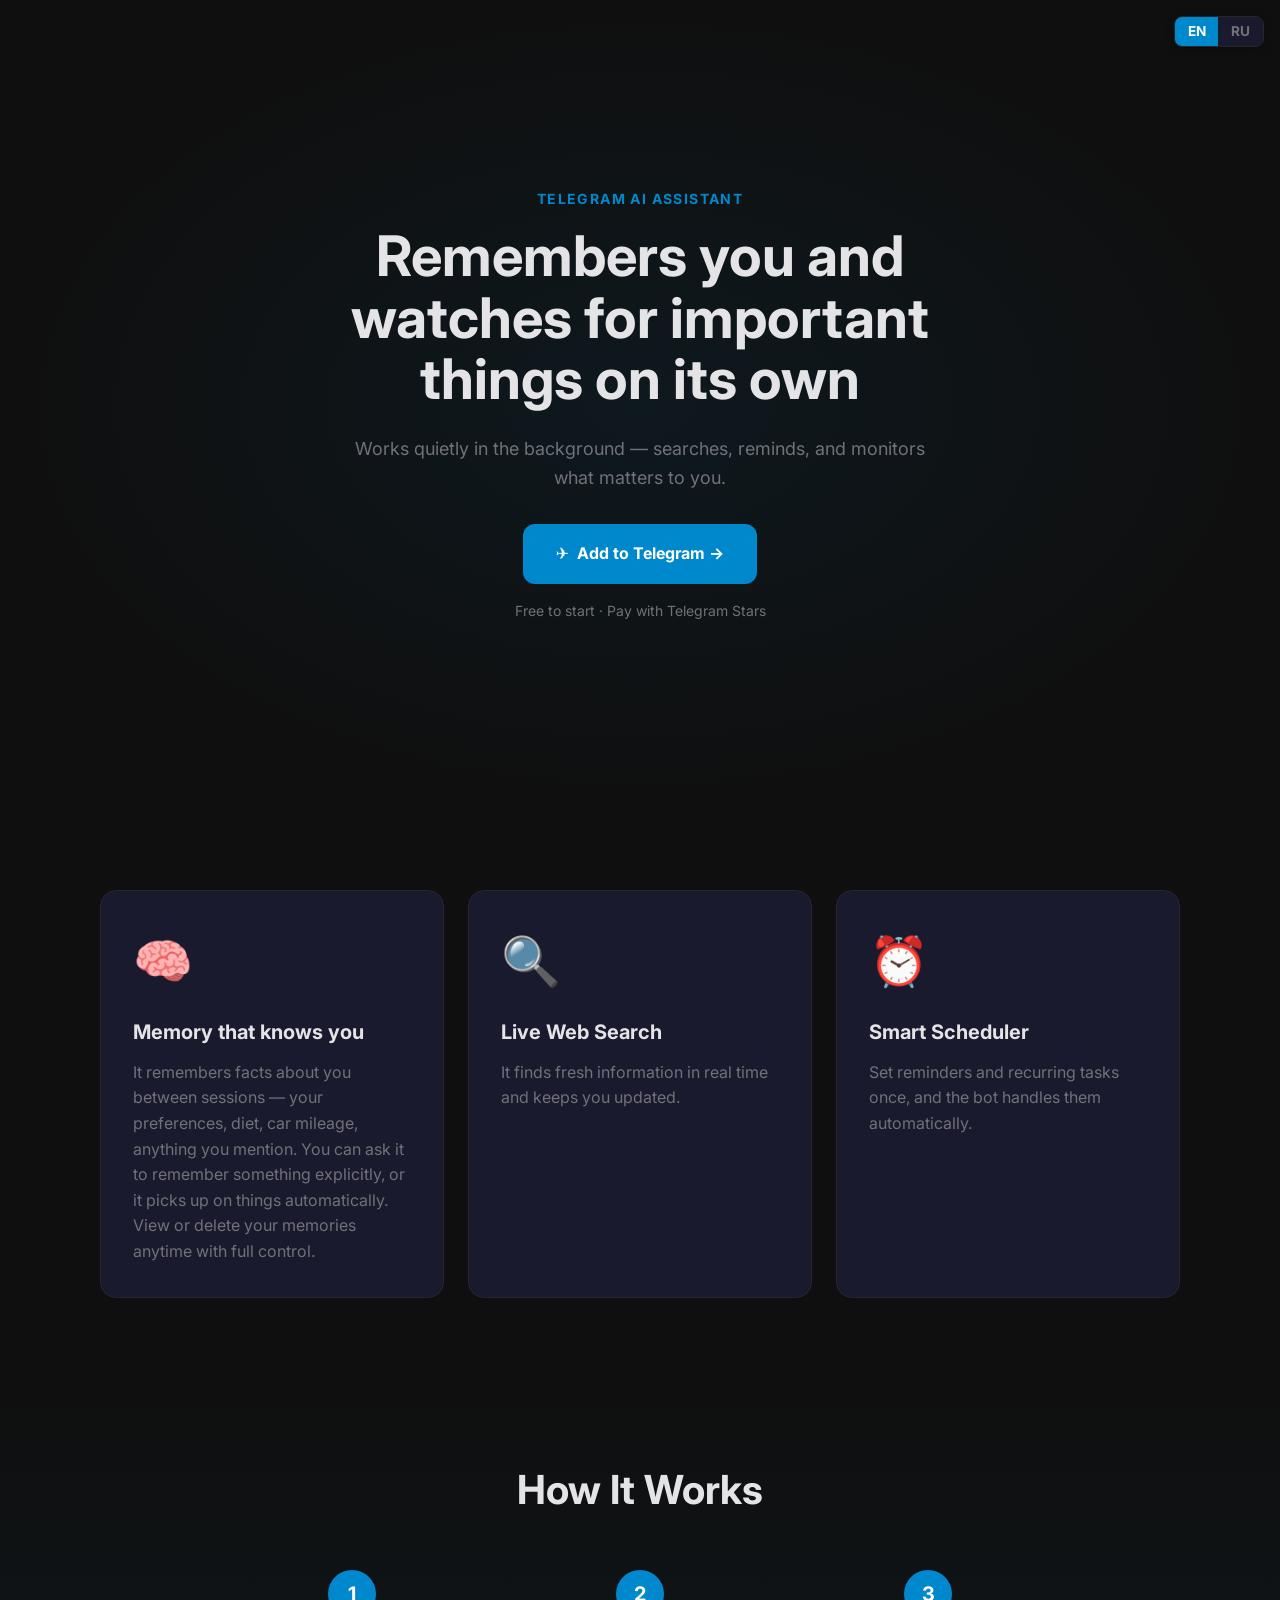
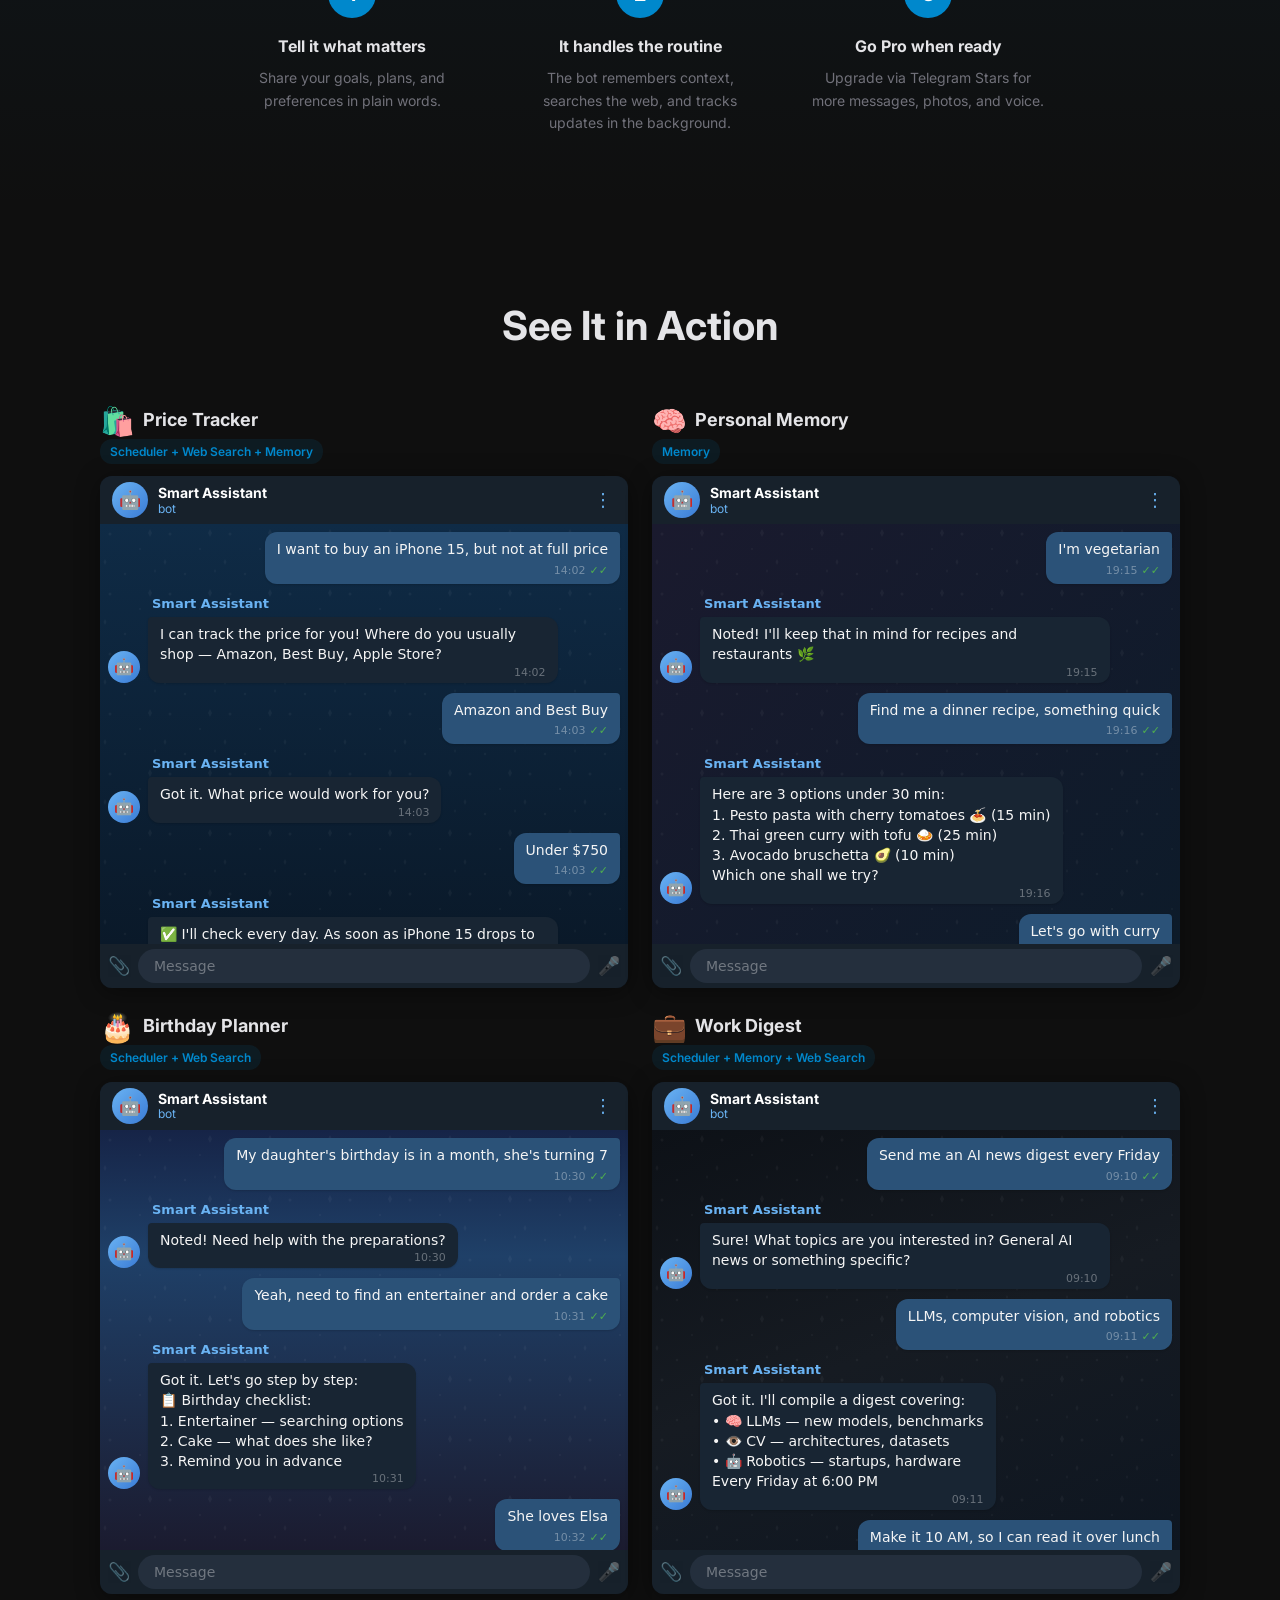
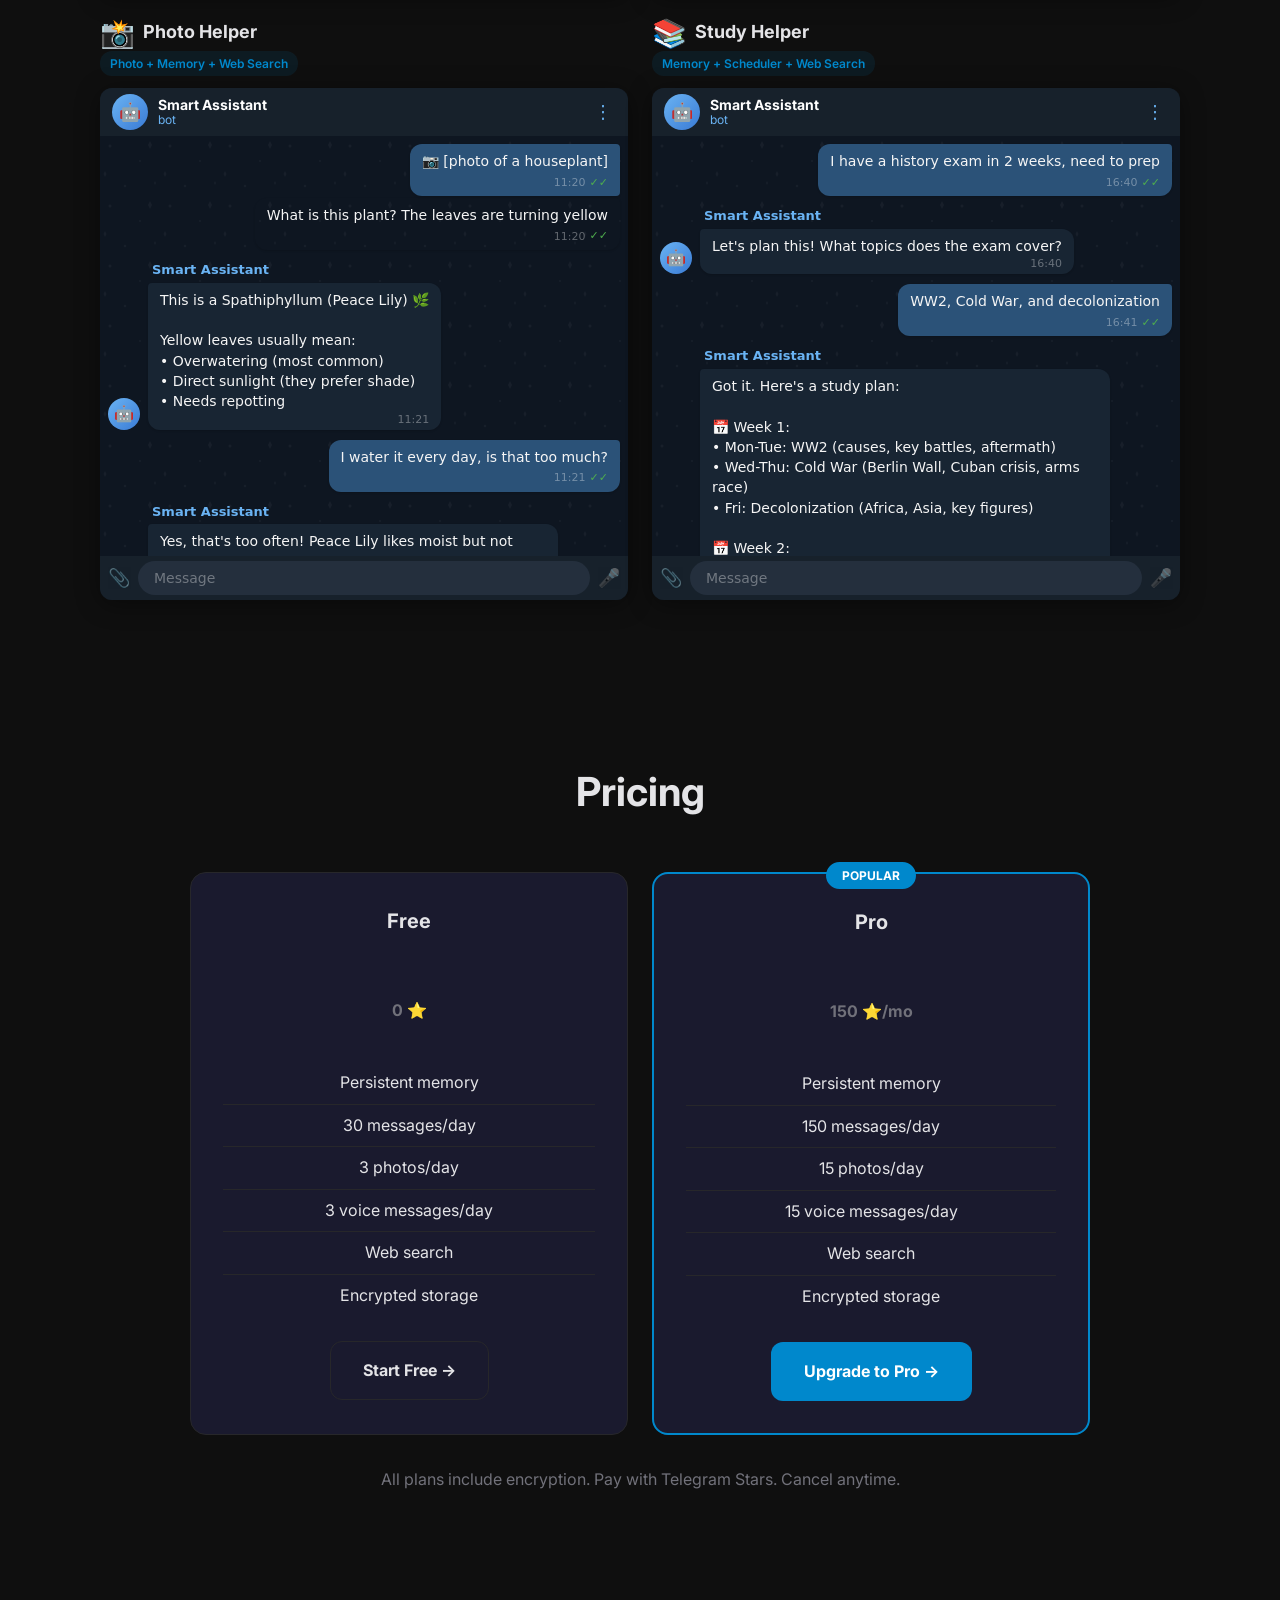
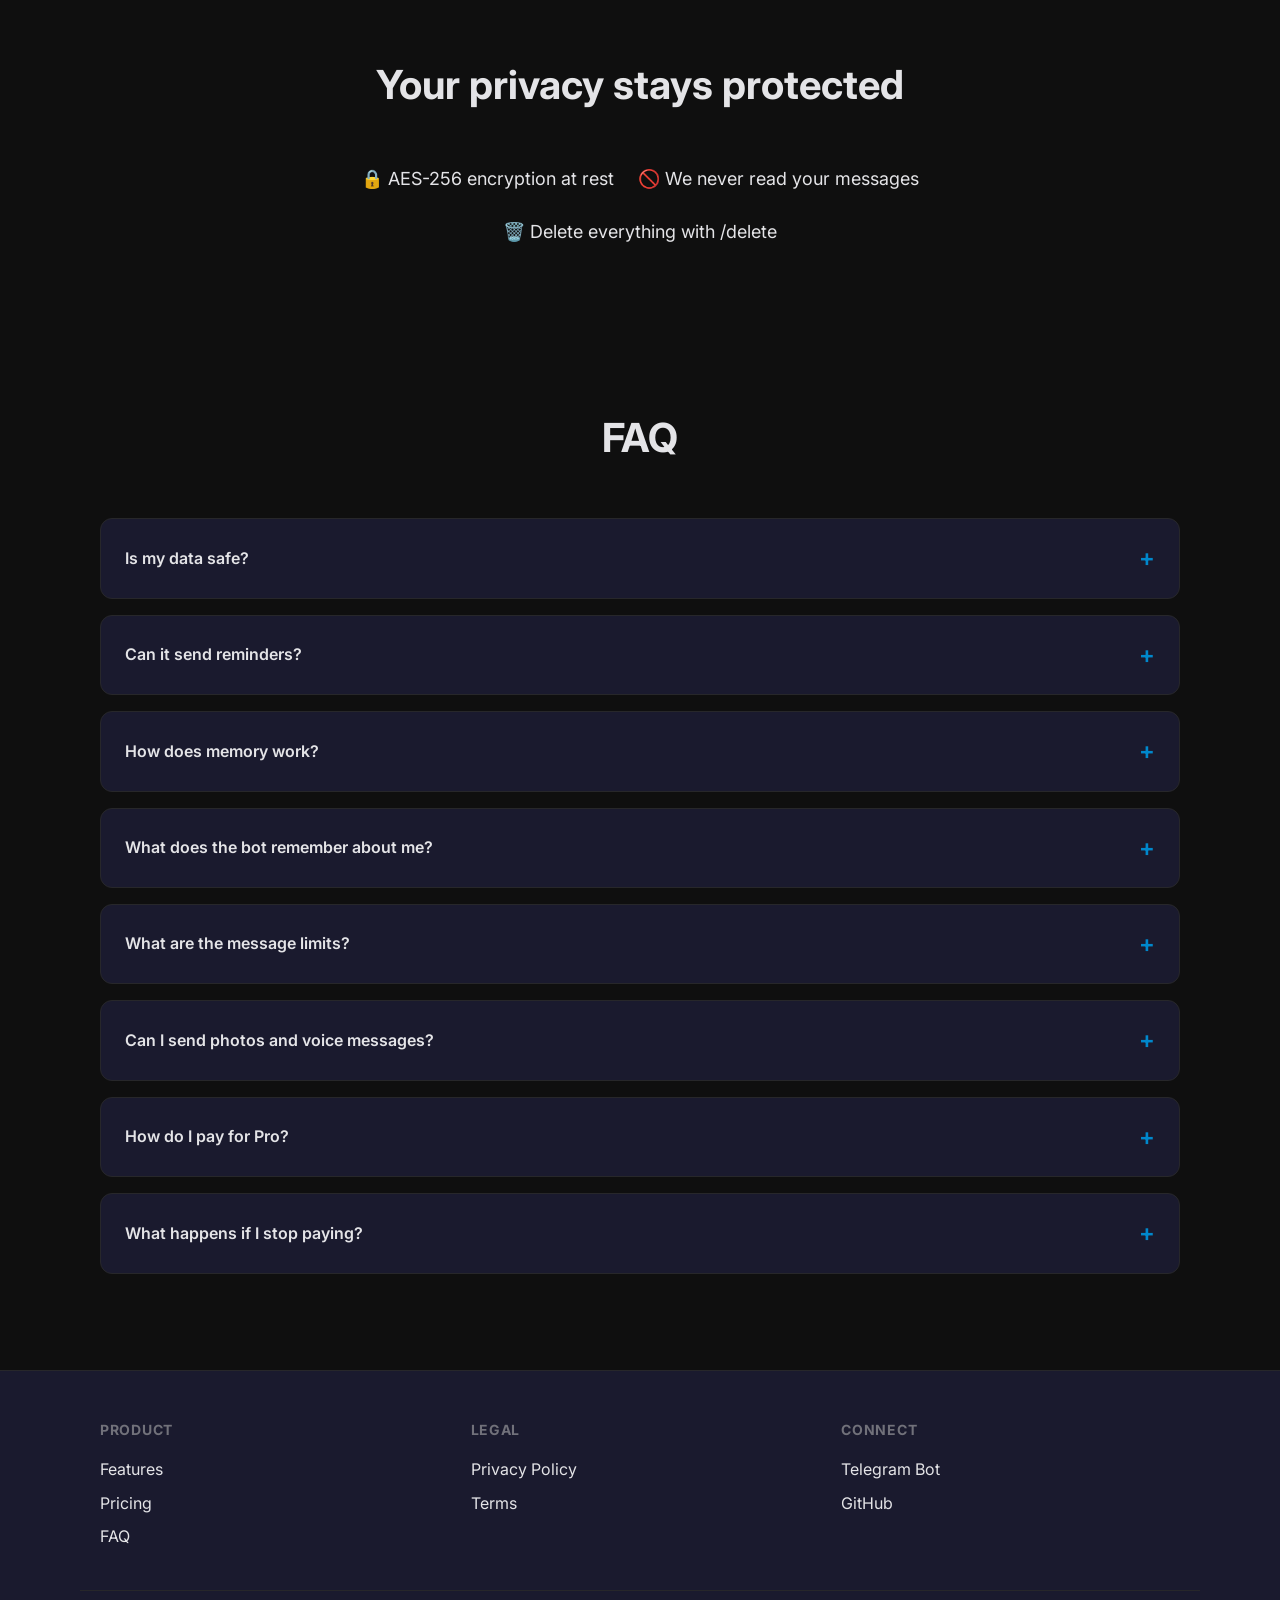
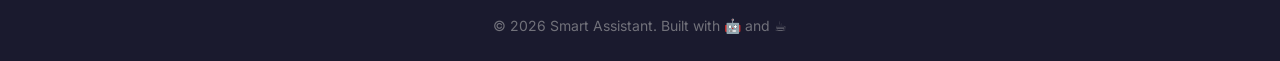
<file: index.html>
<!doctype html>
<html lang="en">
  <head>
    <meta charset="UTF-8" />
    <meta name="viewport" content="width=device-width, initial-scale=1.0" />
    <title>AI Assistant for Telegram — Remembers, Searches, Reminds</title>
    <meta name="description" content="Telegram AI bot that works in the background: remembers context, searches the web, and sends reminders." />
    <meta property="og:title" content="AI Assistant for Telegram" />
    <meta property="og:description" content="Memory + web search + scheduler in one Telegram bot." />
    <meta property="og:type" content="website" />
    <meta property="og:image" content="assets/og-image.png" />
    <meta name="twitter:card" content="summary_large_image" />
    <link rel="icon" type="image/svg+xml" href="assets/favicon.svg" />

    <link rel="preconnect" href="https://fonts.googleapis.com" />
    <link rel="preconnect" href="https://fonts.gstatic.com" crossorigin />
    <link href="https://fonts.googleapis.com/css2?family=Inter:wght@400;700&family=JetBrains+Mono:wght@400;700&display=swap" rel="stylesheet" />

    <link rel="stylesheet" href="style.css" />
    <script defer src="script.js"></script>
  </head>
  <body>
    <div class="lang-switcher" id="lang-switcher">
      <button class="lang-btn" type="button" data-lang="en">EN</button>
      <button class="lang-btn" type="button" data-lang="ru">RU</button>
    </div>

    <header class="hero" id="top">
      <div class="container hero__inner reveal">
        <p class="eyebrow" data-i18n="hero.eyebrow">Telegram AI Assistant</p>
        <h1 data-i18n="hero.h1">Your Telegram AI that actually remembers you</h1>
        <p class="hero__sub" data-i18n="hero.sub">10 days of context. Web search. End-to-end encryption. No data leaves your control.</p>
        <a class="btn btn--primary" href="https://t.me/smart_assistant_helper_bot?start=ref_landing" target="_blank" rel="noopener noreferrer">
          <span aria-hidden="true">✈️</span> <span data-i18n="hero.cta">Add to Telegram →</span>
        </a>
        <p class="hero__note" data-i18n="hero.note">Free to start · Pay with Telegram Stars</p>
      </div>
    </header>

    <section class="features" id="features">
      <div class="container">
        <div class="grid features__grid">
          <article class="card reveal">
            <div class="icon" aria-hidden="true">🧠</div>
            <h3 data-i18n="features.memory.title">Memory that knows you</h3>
            <p data-i18n="features.memory.desc">It remembers your preferences and context between conversations, so you don't repeat yourself.</p>
          </article>
          <article class="card reveal">
            <div class="icon" aria-hidden="true">🔍</div>
            <h3 data-i18n="features.search.title">Live Web Search</h3>
            <p data-i18n="features.search.desc">Find fresh information in real time with links and updates when things change.</p>
          </article>
          <article class="card reveal">
            <div class="icon" aria-hidden="true">⏰</div>
            <h3 data-i18n="features.scheduler.title">Smart Scheduler</h3>
            <p data-i18n="features.scheduler.desc">Set reminders and recurring tasks once, and the bot handles them automatically.</p>
          </article>
        </div>
      </div>
    </section>

    <section class="how" id="how">
      <div class="container">
        <h2 class="section-title reveal" data-i18n="how.title">How It Works</h2>
        <div class="steps">
          <div class="step reveal">
            <div class="step__num">1</div>
            <h4 data-i18n="how.step1.title">Start the bot</h4>
            <p data-i18n="how.step1.desc">Open Telegram, hit Start. That's it.</p>
          </div>
          <div class="step reveal">
            <div class="step__num">2</div>
            <h4 data-i18n="how.step2.title">Just talk</h4>
            <p data-i18n="how.step2.desc">Ask questions, brainstorm, search the web. It remembers context across days.</p>
          </div>
          <div class="step reveal">
            <div class="step__num">3</div>
            <h4 data-i18n="how.step3.title">Go Pro when ready</h4>
            <p data-i18n="how.step3.desc">Upgrade via Telegram Stars for more messages, photos, and voice.</p>
          </div>
        </div>
      </div>
    </section>

    <section class="examples" id="examples">
      <div class="container">
        <h2 class="section-title reveal" data-i18n="examples.title">See It in Action</h2>

        <!-- Carousel wrapper (horizontal scroll on mobile, grid on desktop) -->
        <div class="tg-carousel" id="tg-carousel">

          <!-- Card 0: Price Tracker -->
          <article class="tg-card reveal" data-dialog="0">
            <div class="tg-card__header">
              <span class="tg-card__icon" data-i18n="examples.dialog0.icon">🛍️</span>
              <h3 class="tg-card__title" data-i18n="examples.dialog0.title">Price Tracker</h3>
            </div>
            <span class="tg-card__combo" data-i18n="examples.dialog0.combo">Scheduler + Web Search + Memory</span>
            <div class="tg-window">
              <div class="tg-topbar">
                <div class="tg-topbar__avatar">🤖</div>
                <div class="tg-topbar__info">
                  <span class="tg-topbar__name">Smart Assistant</span>
                  <span class="tg-topbar__status">bot</span>
                </div>
                <div class="tg-topbar__dots">⋮</div>
              </div>
              <div class="tg-chat" data-i18n-chat="examples.dialog0.messages">
              </div>
              <div class="tg-inputbar">
                <span class="tg-inputbar__attach">📎</span>
                <div class="tg-inputbar__field" data-i18n="examples.inputPlaceholder">Message</div>
                <span class="tg-inputbar__mic">🎤</span>
              </div>
            </div>
          </article>

          <!-- Card 1: Personal Memory -->
          <article class="tg-card reveal" data-dialog="1">
            <div class="tg-card__header">
              <span class="tg-card__icon" data-i18n="examples.dialog1.icon">🧠</span>
              <h3 class="tg-card__title" data-i18n="examples.dialog1.title">Personal Memory</h3>
            </div>
            <span class="tg-card__combo" data-i18n="examples.dialog1.combo">Memory</span>
            <div class="tg-window">
              <div class="tg-topbar">
                <div class="tg-topbar__avatar">🤖</div>
                <div class="tg-topbar__info">
                  <span class="tg-topbar__name">Smart Assistant</span>
                  <span class="tg-topbar__status">bot</span>
                </div>
                <div class="tg-topbar__dots">⋮</div>
              </div>
              <div class="tg-chat" data-i18n-chat="examples.dialog1.messages">
              </div>
              <div class="tg-inputbar">
                <span class="tg-inputbar__attach">📎</span>
                <div class="tg-inputbar__field" data-i18n="examples.inputPlaceholder">Message</div>
                <span class="tg-inputbar__mic">🎤</span>
              </div>
            </div>
          </article>

          <!-- Card 2: Birthday Planner -->
          <article class="tg-card reveal" data-dialog="2">
            <div class="tg-card__header">
              <span class="tg-card__icon" data-i18n="examples.dialog2.icon">🎂</span>
              <h3 class="tg-card__title" data-i18n="examples.dialog2.title">Birthday Planner</h3>
            </div>
            <span class="tg-card__combo" data-i18n="examples.dialog2.combo">Scheduler + Web Search</span>
            <div class="tg-window">
              <div class="tg-topbar">
                <div class="tg-topbar__avatar">🤖</div>
                <div class="tg-topbar__info">
                  <span class="tg-topbar__name">Smart Assistant</span>
                  <span class="tg-topbar__status">bot</span>
                </div>
                <div class="tg-topbar__dots">⋮</div>
              </div>
              <div class="tg-chat" data-i18n-chat="examples.dialog2.messages">
              </div>
              <div class="tg-inputbar">
                <span class="tg-inputbar__attach">📎</span>
                <div class="tg-inputbar__field" data-i18n="examples.inputPlaceholder">Message</div>
                <span class="tg-inputbar__mic">🎤</span>
              </div>
            </div>
          </article>

          <!-- Card 3: Work Digest -->
          <article class="tg-card reveal" data-dialog="3">
            <div class="tg-card__header">
              <span class="tg-card__icon" data-i18n="examples.dialog3.icon">💼</span>
              <h3 class="tg-card__title" data-i18n="examples.dialog3.title">Work Digest</h3>
            </div>
            <span class="tg-card__combo" data-i18n="examples.dialog3.combo">Scheduler + Memory + Web Search</span>
            <div class="tg-window">
              <div class="tg-topbar">
                <div class="tg-topbar__avatar">🤖</div>
                <div class="tg-topbar__info">
                  <span class="tg-topbar__name">Smart Assistant</span>
                  <span class="tg-topbar__status">bot</span>
                </div>
                <div class="tg-topbar__dots">⋮</div>
              </div>
              <div class="tg-chat" data-i18n-chat="examples.dialog3.messages">
              </div>
              <div class="tg-inputbar">
                <span class="tg-inputbar__attach">📎</span>
                <div class="tg-inputbar__field" data-i18n="examples.inputPlaceholder">Message</div>
                <span class="tg-inputbar__mic">🎤</span>
              </div>
            </div>
          </article>

          <!-- Card 4: Photo Helper -->
          <article class="tg-card reveal" data-dialog="4">
            <div class="tg-card__header">
              <span class="tg-card__icon" data-i18n="examples.dialog4.icon">📸</span>
              <h3 class="tg-card__title" data-i18n="examples.dialog4.title">Photo Helper</h3>
            </div>
            <span class="tg-card__combo" data-i18n="examples.dialog4.combo">Photo + Memory + Web Search</span>
            <div class="tg-window">
              <div class="tg-topbar">
                <div class="tg-topbar__avatar">🤖</div>
                <div class="tg-topbar__info">
                  <span class="tg-topbar__name">Smart Assistant</span>
                  <span class="tg-topbar__status">bot</span>
                </div>
                <div class="tg-topbar__dots">⋮</div>
              </div>
              <div class="tg-chat" data-i18n-chat="examples.dialog4.messages">
              </div>
              <div class="tg-inputbar">
                <span class="tg-inputbar__attach">📎</span>
                <div class="tg-inputbar__field" data-i18n="examples.inputPlaceholder">Message</div>
                <span class="tg-inputbar__mic">🎤</span>
              </div>
            </div>
          </article>

          <!-- Card 5: Study Helper -->
          <article class="tg-card reveal" data-dialog="5">
            <div class="tg-card__header">
              <span class="tg-card__icon" data-i18n="examples.dialog5.icon">📚</span>
              <h3 class="tg-card__title" data-i18n="examples.dialog5.title">Study Helper</h3>
            </div>
            <span class="tg-card__combo" data-i18n="examples.dialog5.combo">Memory + Scheduler + Web Search</span>
            <div class="tg-window">
              <div class="tg-topbar">
                <div class="tg-topbar__avatar">🤖</div>
                <div class="tg-topbar__info">
                  <span class="tg-topbar__name">Smart Assistant</span>
                  <span class="tg-topbar__status">bot</span>
                </div>
                <div class="tg-topbar__dots">⋮</div>
              </div>
              <div class="tg-chat" data-i18n-chat="examples.dialog5.messages">
              </div>
              <div class="tg-inputbar">
                <span class="tg-inputbar__attach">📎</span>
                <div class="tg-inputbar__field" data-i18n="examples.inputPlaceholder">Message</div>
                <span class="tg-inputbar__mic">🎤</span>
              </div>
            </div>
          </article>

        </div><!-- /.tg-carousel -->

        <!-- Dot indicators (mobile only, managed by JS) -->
        <div class="tg-dots" id="tg-dots">
          <button class="tg-dot tg-dot--active" data-index="0" aria-label="Dialog 1"></button>
          <button class="tg-dot" data-index="1" aria-label="Dialog 2"></button>
          <button class="tg-dot" data-index="2" aria-label="Dialog 3"></button>
          <button class="tg-dot" data-index="3" aria-label="Dialog 4"></button>
          <button class="tg-dot" data-index="4" aria-label="Dialog 5"></button>
          <button class="tg-dot" data-index="5" aria-label="Dialog 6"></button>
        </div>

      </div>
    </section>

    <section class="pricing" id="pricing">
      <div class="container">
        <h2 class="section-title reveal" data-i18n="pricing.title">Pricing</h2>
        <div class="grid pricing__grid">
          <article class="card pricing__card reveal">
            <h3 data-i18n="pricing.free.name">Free</h3>
            <div class="price"><span data-i18n="pricing.free.price">0 ⭐</span><span data-i18n="pricing.free.per"></span></div>
            <ul data-i18n-list="pricing.free.features">
              <li>10-day memory</li>
              <li>30 messages/day</li>
              <li>3 photos/day</li>
              <li>3 voice messages/day</li>
              <li>Web search</li>
              <li>Encrypted storage</li>
            </ul>
            <a class="btn btn--secondary" href="https://t.me/smart_assistant_helper_bot?start=ref_landing" data-i18n="pricing.free.cta">Start Free →</a>
          </article>

          <article class="card pricing__card pricing__card--popular reveal">
            <div class="badge" data-i18n="pricing.pro.badge">Popular</div>
            <h3 data-i18n="pricing.pro.name">Pro</h3>
            <div class="price"><span data-i18n="pricing.pro.price">150 ⭐</span><span data-i18n="pricing.pro.per">/mo</span></div>
            <ul data-i18n-list="pricing.pro.features">
              <li>10-day memory</li>
              <li>150 messages/day</li>
              <li>15 photos/day</li>
              <li>15 voice messages/day</li>
              <li>Web search</li>
              <li>Encrypted storage</li>
            </ul>
            <a class="btn btn--primary" href="https://t.me/smart_assistant_helper_bot?start=ref_landing_pro" data-i18n="pricing.pro.cta">Upgrade to Pro →</a>
          </article>


        </div>
        <p class="pricing__note" data-i18n="pricing.note">All plans include encryption. Pay with Telegram Stars. Cancel anytime.</p>
      </div>
    </section>

    <section class="privacy" id="privacy">
      <div class="container">
        <h2 class="section-title reveal" data-i18n="privacy.title">Privacy isn't a feature. It's the architecture.</h2>
        <ul class="privacy__list reveal" data-i18n-list="privacy.items">
          <li>🔒 AES-256 encryption at rest</li>
          <li>🚫 We never read your messages</li>
          <li>🗑️ Delete everything with /delete</li>
        </ul>
      </div>
    </section>

    <section class="faq" id="faq">
      <div class="container">
        <h2 class="section-title reveal" data-i18n="faq.title">FAQ</h2>
        <div data-i18n-faq="faq.items"></div>
      </div>
    </section>

    <footer class="footer">
      <div class="container footer__grid">
        <div>
          <h4 data-i18n="footer.product">Product</h4>
          <ul>
            <li><a href="#features" data-i18n="footer.features">Features</a></li>
            <li><a href="#pricing" data-i18n="footer.pricing">Pricing</a></li>
            <li><a href="#faq" data-i18n="footer.faq">FAQ</a></li>
          </ul>
        </div>
        <div>
          <h4 data-i18n="footer.legal">Legal</h4>
          <ul>
            <li><a href="#" data-i18n="footer.privacy">Privacy Policy</a></li>
            <li><a href="#" data-i18n="footer.terms">Terms</a></li>
          </ul>
        </div>
        <div>
          <h4 data-i18n="footer.connect">Connect</h4>
          <ul>
            <li><a href="https://t.me/smart_assistant_helper_bot" target="_blank" data-i18n="footer.telegram">Telegram Bot</a></li>
            <li><a href="https://github.com/drguamok/telegram-ai-bot" target="_blank" data-i18n="footer.github">GitHub</a></li>
          </ul>
        </div>
      </div>
      <div class="container footer__copy">
        <p data-i18n="footer.copy">© 2026 Smart Assistant. Built with 🤖 and ☕</p>
      </div>
    </footer>
  </body>
</html>
</file>
<file: style.css>
:root {
  --bg: #0f0f0f;
  --surface: #1a1a2e;
  --primary: #0088cc;
  --primary-hover: #00aaff;
  --accent: #a855f7;
  --text: #e4e4e7;
  --text-muted: #71717a;
  --border: #27272a;
  --success: #22c55e;
}

* {
  box-sizing: border-box;
  margin: 0;
  padding: 0;
}

html {
  scroll-behavior: smooth;
}

body {
  font-family: 'Inter', system-ui, -apple-system, sans-serif;
  background: var(--bg);
  color: var(--text);
  line-height: 1.6;
  font-size: 16px;
}

/* Language Switcher */
.lang-switcher {
  position: fixed;
  top: 1rem;
  right: 1rem;
  z-index: 1000;
  display: flex;
  border-radius: 8px;
  overflow: hidden;
  box-shadow: 0 2px 8px rgba(0, 0, 0, 0.25);
  border: 1px solid var(--border);
}

.lang-btn {
  padding: 0.4rem 0.8rem;
  border: none;
  background: var(--surface);
  color: var(--text-muted);
  cursor: pointer;
  font-size: 0.85rem;
  font-weight: 700;
  font-family: 'Inter', sans-serif;
  transition: background 0.2s, color 0.2s;
}

.lang-btn:hover {
  color: var(--text);
}

.lang-btn--active {
  background: var(--primary);
  color: #fff;
}

.container {
  max-width: 1120px;
  margin: 0 auto;
  padding: 0 20px;
}

/* Hero */
.hero {
  min-height: 90vh;
  display: flex;
  align-items: center;
  justify-content: center;
  text-align: center;
  background: radial-gradient(ellipse at center, rgba(0,136,204,0.08) 0%, transparent 70%);
  padding: 80px 0;
}

.hero__inner {
  max-width: 640px;
}

.eyebrow {
  color: var(--primary);
  font-size: 14px;
  font-weight: 700;
  text-transform: uppercase;
  letter-spacing: 0.1em;
  margin-bottom: 16px;
}

h1 {
  font-size: clamp(32px, 6vw, 56px);
  font-weight: 700;
  line-height: 1.1;
  margin-bottom: 24px;
}

.hero__sub {
  font-size: 18px;
  color: var(--text-muted);
  margin-bottom: 32px;
}

.hero__note {
  margin-top: 16px;
  font-size: 14px;
  color: var(--text-muted);
}

/* Buttons */
.btn {
  display: inline-flex;
  align-items: center;
  gap: 8px;
  padding: 16px 32px;
  border-radius: 12px;
  font-weight: 700;
  text-decoration: none;
  transition: all 0.2s;
  border: 1px solid transparent;
}

.btn--primary {
  background: var(--primary);
  color: white;
}

.btn--primary:hover {
  background: var(--primary-hover);
  transform: translateY(-2px);
}

.btn--secondary {
  background: transparent;
  border-color: var(--border);
  color: var(--text);
}

.btn--secondary:hover {
  border-color: var(--primary);
  color: var(--primary);
}

/* Sections */
section {
  padding: 80px 0;
}

.section-title {
  text-align: center;
  font-size: clamp(28px, 4vw, 40px);
  margin-bottom: 48px;
}

/* Grid */
.grid {
  display: grid;
  gap: 24px;
}

.features__grid {
  grid-template-columns: repeat(auto-fit, minmax(260px, 1fr));
}

/* Cards */
.card {
  background: var(--surface);
  border: 1px solid var(--border);
  border-radius: 16px;
  padding: 32px;
  transition: transform 0.2s, border-color 0.2s;
}

.card:hover {
  transform: translateY(-4px);
  border-color: var(--primary);
}

.card .icon {
  font-size: 48px;
  margin-bottom: 16px;
}

.card h3 {
  font-size: 20px;
  margin-bottom: 12px;
}

.card p {
  color: var(--text-muted);
}

/* Pricing */
.pricing__grid {
  grid-template-columns: repeat(auto-fit, minmax(280px, 1fr));
  max-width: 700px;
  margin-inline: auto;
  max-width: 900px;
  margin: 0 auto;
}

.pricing__card {
  position: relative;
  text-align: center;
}

.pricing__card--popular {
  border-color: var(--primary);
  border-width: 2px;
}

.badge {
  position: absolute;
  top: -12px;
  left: 50%;
  transform: translateX(-50%);
  background: var(--primary);
  color: white;
  padding: 4px 16px;
  border-radius: 20px;
  font-size: 12px;
  font-weight: 700;
  text-transform: uppercase;
}

.price {
  font-size: 48px;
  font-weight: 700;
  margin: 24px 0;
}

.price span {
  font-size: 16px;
  color: var(--text-muted);
}

.pricing__card ul {
  list-style: none;
  margin-bottom: 24px;
}

.pricing__card li {
  padding: 8px 0;
  border-bottom: 1px solid var(--border);
}

.pricing__card li:last-child {
  border-bottom: none;
}

.pricing__note {
  text-align: center;
  margin-top: 32px;
  color: var(--text-muted);
}

/* How it works */
.how {
  background: linear-gradient(180deg, transparent 0%, rgba(0,136,204,0.03) 50%, transparent 100%);
}

.steps {
  display: flex;
  justify-content: center;
  gap: 48px;
  flex-wrap: wrap;
}

.step {
  text-align: center;
  max-width: 240px;
}

.step__num {
  width: 48px;
  height: 48px;
  border-radius: 50%;
  background: var(--primary);
  color: white;
  display: flex;
  align-items: center;
  justify-content: center;
  font-weight: 700;
  font-size: 20px;
  margin: 0 auto 16px;
}

.step h4 {
  margin-bottom: 8px;
}

.step p {
  color: var(--text-muted);
  font-size: 14px;
}

/* Privacy */
.privacy {
  text-align: center;
}

.privacy__list {
  list-style: none;
  display: flex;
  flex-wrap: wrap;
  justify-content: center;
  gap: 24px;
  max-width: 600px;
  margin: 0 auto;
}

.privacy__list li {
  font-size: 18px;
}

/* FAQ */
.faq__item {
  background: var(--surface);
  border: 1px solid var(--border);
  border-radius: 12px;
  margin-bottom: 16px;
  overflow: hidden;
}

.faq__item summary {
  padding: 20px 24px;
  cursor: pointer;
  font-weight: 600;
  list-style: none;
  display: flex;
  justify-content: space-between;
  align-items: center;
}

.faq__item summary::after {
  content: '+';
  font-size: 24px;
  color: var(--primary);
  transition: transform 0.2s;
}

.faq__item[open] summary::after {
  content: '−';
}

.faq__item p {
  padding: 0 24px 20px;
  color: var(--text-muted);
}

/* ==============================
   Telegram Chat Cards + Carousel
   ============================== */

/* --- Carousel container --- */
.tg-carousel {
  display: grid;
  grid-template-columns: repeat(2, 1fr);
  gap: 24px;
}

/* --- Card wrapper --- */
.tg-card {
  display: flex;
  flex-direction: column;
  background: transparent;
  border: none;
  padding: 0;
}

.tg-card:hover {
  transform: none;
}

.tg-card__header {
  display: flex;
  align-items: center;
  gap: 8px;
  margin-bottom: 4px;
}

.tg-card__icon {
  font-size: 28px;
  line-height: 1;
}

.tg-card__title {
  font-size: 18px;
  font-weight: 700;
  color: var(--text);
}

.tg-card__combo {
  display: inline-block;
  font-size: 12px;
  font-weight: 600;
  color: var(--primary);
  background: rgba(0, 136, 204, 0.1);
  padding: 3px 10px;
  border-radius: 12px;
  margin-bottom: 12px;
  width: fit-content;
}

/* --- Telegram window frame --- */
.tg-window {
  background: #0e1621;
  border-radius: 12px;
  overflow: hidden;
  box-shadow: 0 4px 24px rgba(0, 0, 0, 0.4);
  display: flex;
  flex-direction: column;
  flex: 1;
}

/* --- Top bar --- */
.tg-topbar {
  height: 48px;
  padding: 0 12px;
  background: #17212b;
  display: flex;
  align-items: center;
  gap: 10px;
  flex-shrink: 0;
}

.tg-topbar__avatar {
  width: 36px;
  height: 36px;
  border-radius: 50%;
  background: linear-gradient(135deg, #6ab3f3 0%, #3a7bd5 100%);
  display: flex;
  align-items: center;
  justify-content: center;
  font-size: 18px;
  flex-shrink: 0;
}

.tg-topbar__info {
  display: flex;
  flex-direction: column;
  flex: 1;
  min-width: 0;
}

.tg-topbar__name {
  font-size: 14px;
  font-weight: 700;
  color: #fff;
  line-height: 1.2;
}

.tg-topbar__status {
  font-size: 12px;
  color: #6ab3f3;
  line-height: 1.2;
}

.tg-topbar__dots {
  color: #6ab3f3;
  font-size: 18px;
  cursor: default;
  padding: 4px;
}

/* --- Chat area --- */
.tg-chat {
  flex: 1;
  max-height: 420px;
  overflow-y: auto;
  padding: 8px;
  display: flex;
  flex-direction: column;
  gap: 0;
  font-family: system-ui, -apple-system, 'Segoe UI', Roboto, sans-serif;
  position: relative;
}

/* Per-card gradient backgrounds via nth-child */
.tg-card:nth-child(1) .tg-chat {
  background: linear-gradient(180deg, #0f2b46 0%, #0a1929 100%);
}
.tg-card:nth-child(2) .tg-chat {
  background: linear-gradient(135deg, #1a1a2e 0%, #0d1b2a 100%);
}
.tg-card:nth-child(3) .tg-chat {
  background: linear-gradient(180deg, #162447 0%, #1f4068 30%, #1b1b2f 100%);
}
.tg-card:nth-child(4) .tg-chat {
  background: linear-gradient(160deg, #0d1117 0%, #161b22 50%, #0e1621 100%);
}

/* SVG pattern overlay on chat backgrounds */
.tg-chat::before {
  content: '';
  position: absolute;
  inset: 0;
  pointer-events: none;
  opacity: 0.04;
  background-image: url("data:image/svg+xml,%3Csvg width='60' height='60' viewBox='0 0 60 60' xmlns='http://www.w3.org/2000/svg'%3E%3Cg fill='%23ffffff' fill-opacity='1'%3E%3Ccircle cx='10' cy='10' r='1.5'/%3E%3Ccircle cx='40' cy='25' r='1'/%3E%3Ccircle cx='25' cy='50' r='1.2'/%3E%3Cpath d='M50 5l2 4-2 4-2-4z'/%3E%3Cpath d='M5 35l1.5 3-1.5 3-1.5-3z'/%3E%3Cpath d='M55 45l1 2-1 2-1-2z'/%3E%3C/g%3E%3C/svg%3E");
  background-size: 60px 60px;
}

/* Custom scrollbar */
.tg-chat::-webkit-scrollbar {
  width: 4px;
}

.tg-chat::-webkit-scrollbar-track {
  background: transparent;
}

.tg-chat::-webkit-scrollbar-thumb {
  background: rgba(255, 255, 255, 0.15);
  border-radius: 2px;
}

/* --- Message rows (generated by JS) --- */
.tg-row {
  display: flex;
  align-items: flex-end;
  gap: 8px;
  margin-bottom: 2px;
  position: relative;
  z-index: 1;
}

.tg-row--user {
  justify-content: flex-end;
}

.tg-row--bot {
  justify-content: flex-start;
}

.tg-row--gap {
  margin-bottom: 10px;
}

/* --- Bot name above first message in group --- */
.tg-bot-name {
  margin: 0 0 2px 44px;
  font-size: 13px;
  font-weight: 700;
  color: #6ab3f3;
  position: relative;
  z-index: 1;
}

/* --- Bot avatar (shown on last message in bot group) --- */
.tg-avatar {
  width: 32px;
  height: 32px;
  border-radius: 50%;
  background: linear-gradient(135deg, #6ab3f3 0%, #3a7bd5 100%);
  display: flex;
  align-items: center;
  justify-content: center;
  font-size: 16px;
  flex-shrink: 0;
}

.tg-avatar--spacer {
  width: 32px;
  flex-shrink: 0;
  visibility: hidden;
}

/* --- Message bubbles --- */
.tg-bubble {
  max-width: 80%;
  padding: 7px 12px 5px;
  box-shadow: 0 1px 2px rgba(0, 0, 0, 0.15);
  position: relative;
}

.tg-bubble__text {
  margin: 0;
  color: #f5f5f5;
  font-size: 14px;
  line-height: 1.45;
  white-space: pre-line;
}

.tg-bubble__meta {
  display: flex;
  justify-content: flex-end;
  align-items: center;
  gap: 4px;
  margin-top: 2px;
}

.tg-bubble__time {
  font-size: 11px;
  line-height: 1;
  color: rgba(255, 255, 255, 0.35);
}

.tg-bubble__check {
  font-size: 11px;
  color: #4fae4e;
}

/* User bubble */
.tg-bubble--user {
  background: #2b5278;
  border-radius: 12px 4px 12px 12px;
}

/* User bubble in a group (middle messages) */
.tg-bubble--user-group {
  border-radius: 12px 4px 4px 12px;
}

/* User bubble last in group */
.tg-bubble--user-last {
  border-radius: 12px 4px 12px 12px;
}

/* Bot bubble */
.tg-bubble--bot {
  background: #182533;
  border-radius: 4px 12px 12px 12px;
}

/* Bot bubble in a group (middle messages) */
.tg-bubble--bot-group {
  border-radius: 4px 12px 12px 4px;
}

/* Bot bubble last in group */
.tg-bubble--bot-last {
  border-radius: 4px 12px 12px 12px;
}

/* --- Input bar (decorative) --- */
.tg-inputbar {
  height: 44px;
  padding: 0 8px;
  background: #17212b;
  display: flex;
  align-items: center;
  gap: 8px;
  flex-shrink: 0;
}

.tg-inputbar__attach,
.tg-inputbar__mic {
  font-size: 18px;
  opacity: 0.5;
  cursor: default;
  flex-shrink: 0;
}

.tg-inputbar__field {
  flex: 1;
  background: #242f3d;
  border-radius: 20px;
  padding: 6px 16px;
  font-size: 14px;
  color: rgba(255, 255, 255, 0.35);
  font-family: system-ui, -apple-system, 'Segoe UI', Roboto, sans-serif;
}

/* --- Dot indicators --- */
.tg-dots {
  display: none;
  justify-content: center;
  gap: 8px;
  padding: 16px 0 0;
}

.tg-dot {
  width: 8px;
  height: 8px;
  border-radius: 50%;
  border: none;
  background: rgba(255, 255, 255, 0.3);
  cursor: pointer;
  padding: 0;
  transition: background 0.3s, transform 0.3s;
}

.tg-dot--active {
  background: var(--primary);
  transform: scale(1.25);
}

/* Footer */
.footer {
  background: var(--surface);
  padding: 48px 0 24px;
  border-top: 1px solid var(--border);
}

.footer__grid {
  display: grid;
  grid-template-columns: repeat(auto-fit, minmax(160px, 1fr));
  gap: 32px;
  margin-bottom: 32px;
}

.footer h4 {
  margin-bottom: 16px;
  color: var(--text-muted);
  font-size: 14px;
  text-transform: uppercase;
  letter-spacing: 0.05em;
}

.footer ul {
  list-style: none;
}

.footer li {
  margin-bottom: 8px;
}

.footer a {
  color: var(--text);
  text-decoration: none;
  transition: color 0.2s;
}

.footer a:hover {
  color: var(--primary);
}

.footer__copy {
  text-align: center;
  padding-top: 24px;
  border-top: 1px solid var(--border);
  color: var(--text-muted);
  font-size: 14px;
}

/* Animations */
.reveal {
  opacity: 0;
  transform: translateY(20px);
  transition: opacity 0.6s, transform 0.6s;
}

.reveal.active {
  opacity: 1;
  transform: translateY(0);
}

/* --- Responsive: Mobile carousel (≤ 768px) --- */
@media (max-width: 768px) {
  .tg-carousel {
    display: flex;
    overflow-x: auto;
    scroll-snap-type: x mandatory;
    scroll-behavior: smooth;
    -webkit-overflow-scrolling: touch;
    gap: 16px;
    padding: 0 5%;
    scrollbar-width: none;
    -ms-overflow-style: none;
  }

  .tg-carousel::-webkit-scrollbar {
    display: none;
  }

  .tg-card {
    flex: 0 0 85%;
    scroll-snap-align: center;
  }

  .tg-chat {
    max-height: 380px;
  }

  .tg-dots {
    display: flex;
  }
}

/* Small phones */
@media (max-width: 375px) {
  .tg-card {
    flex: 0 0 90%;
  }

  .tg-chat {
    max-height: 340px;
  }

  .tg-bubble__text {
    font-size: 13px;
  }
}

/* Mobile */
@media (max-width: 600px) {
  .lang-switcher {
    top: 0.75rem;
    right: 0.75rem;
  }

  .hero {
    padding: 60px 0;
  }

  .steps {
    flex-direction: column;
    align-items: center;
  }

  .pricing__grid {
    grid-template-columns: 1fr;
    max-width: none;
  }

  .footer__grid {
    grid-template-columns: 1fr;
    text-align: center;
  }
}
</file>
